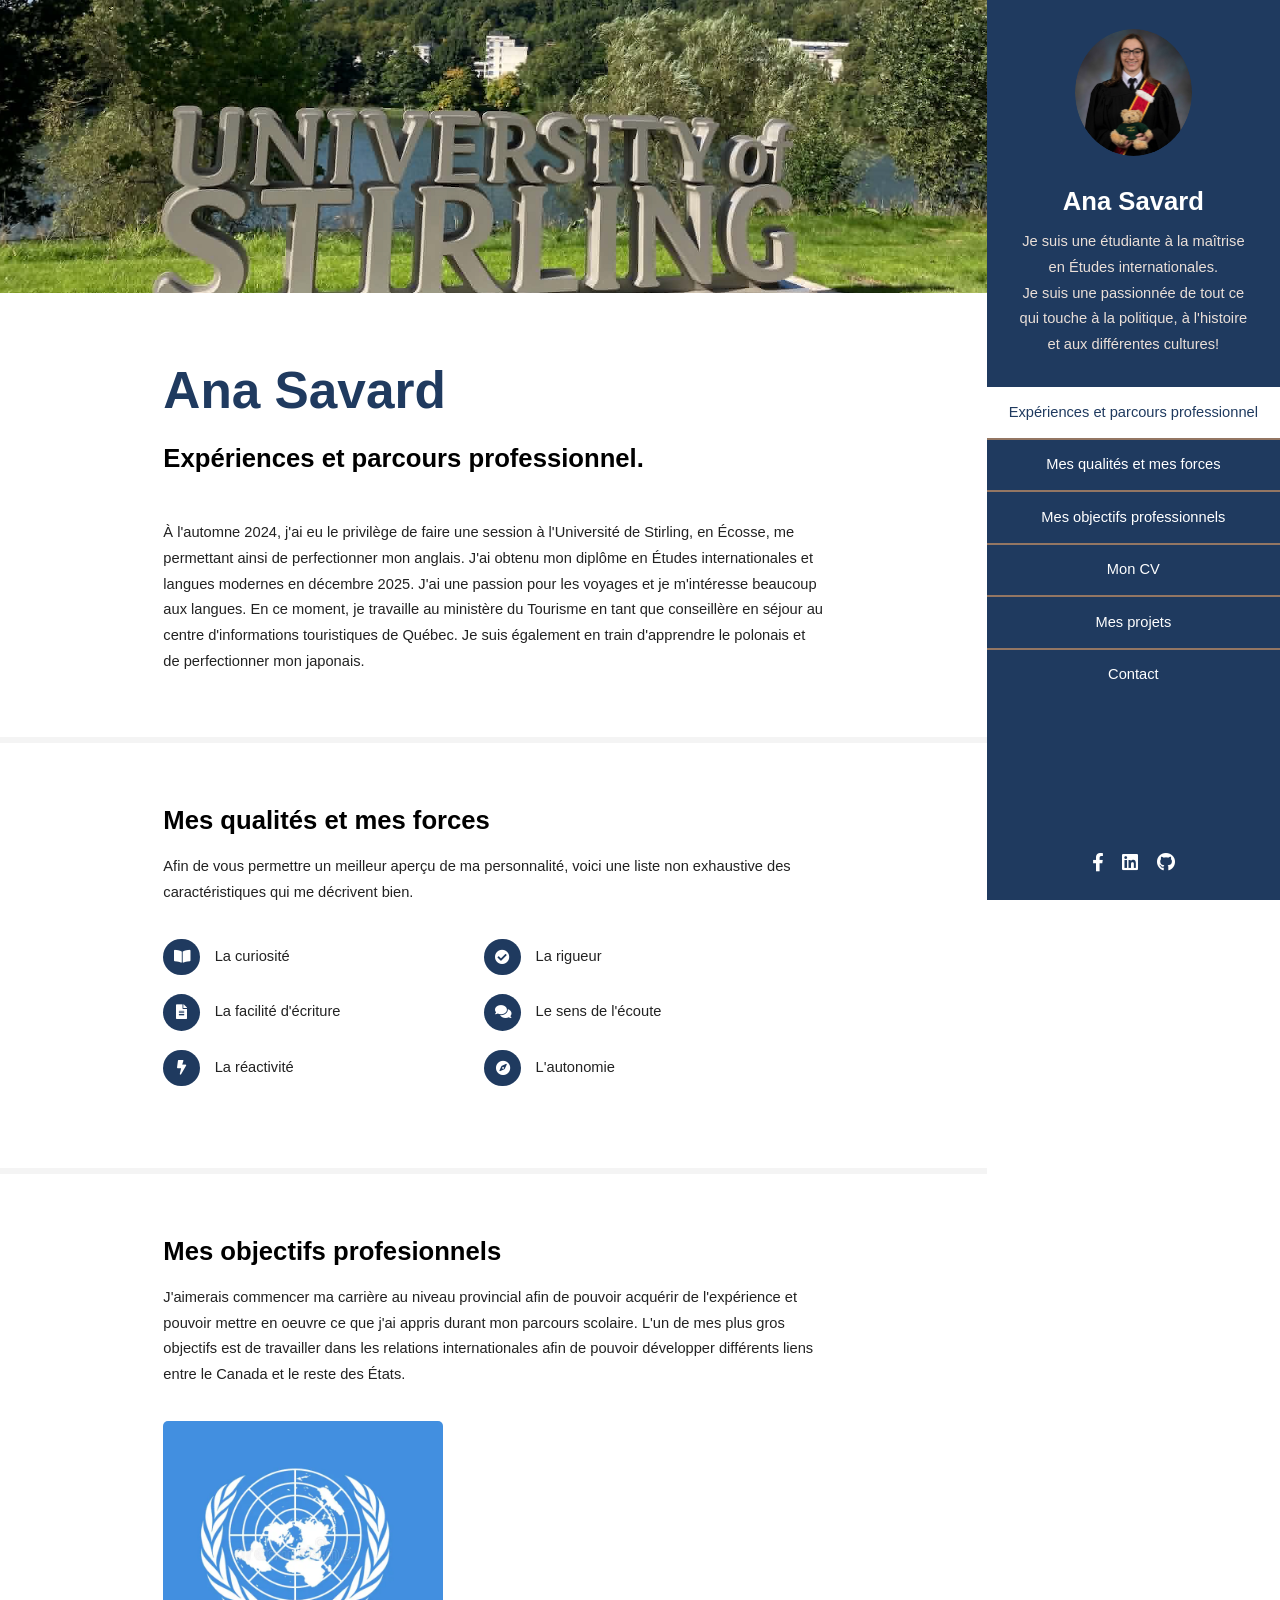
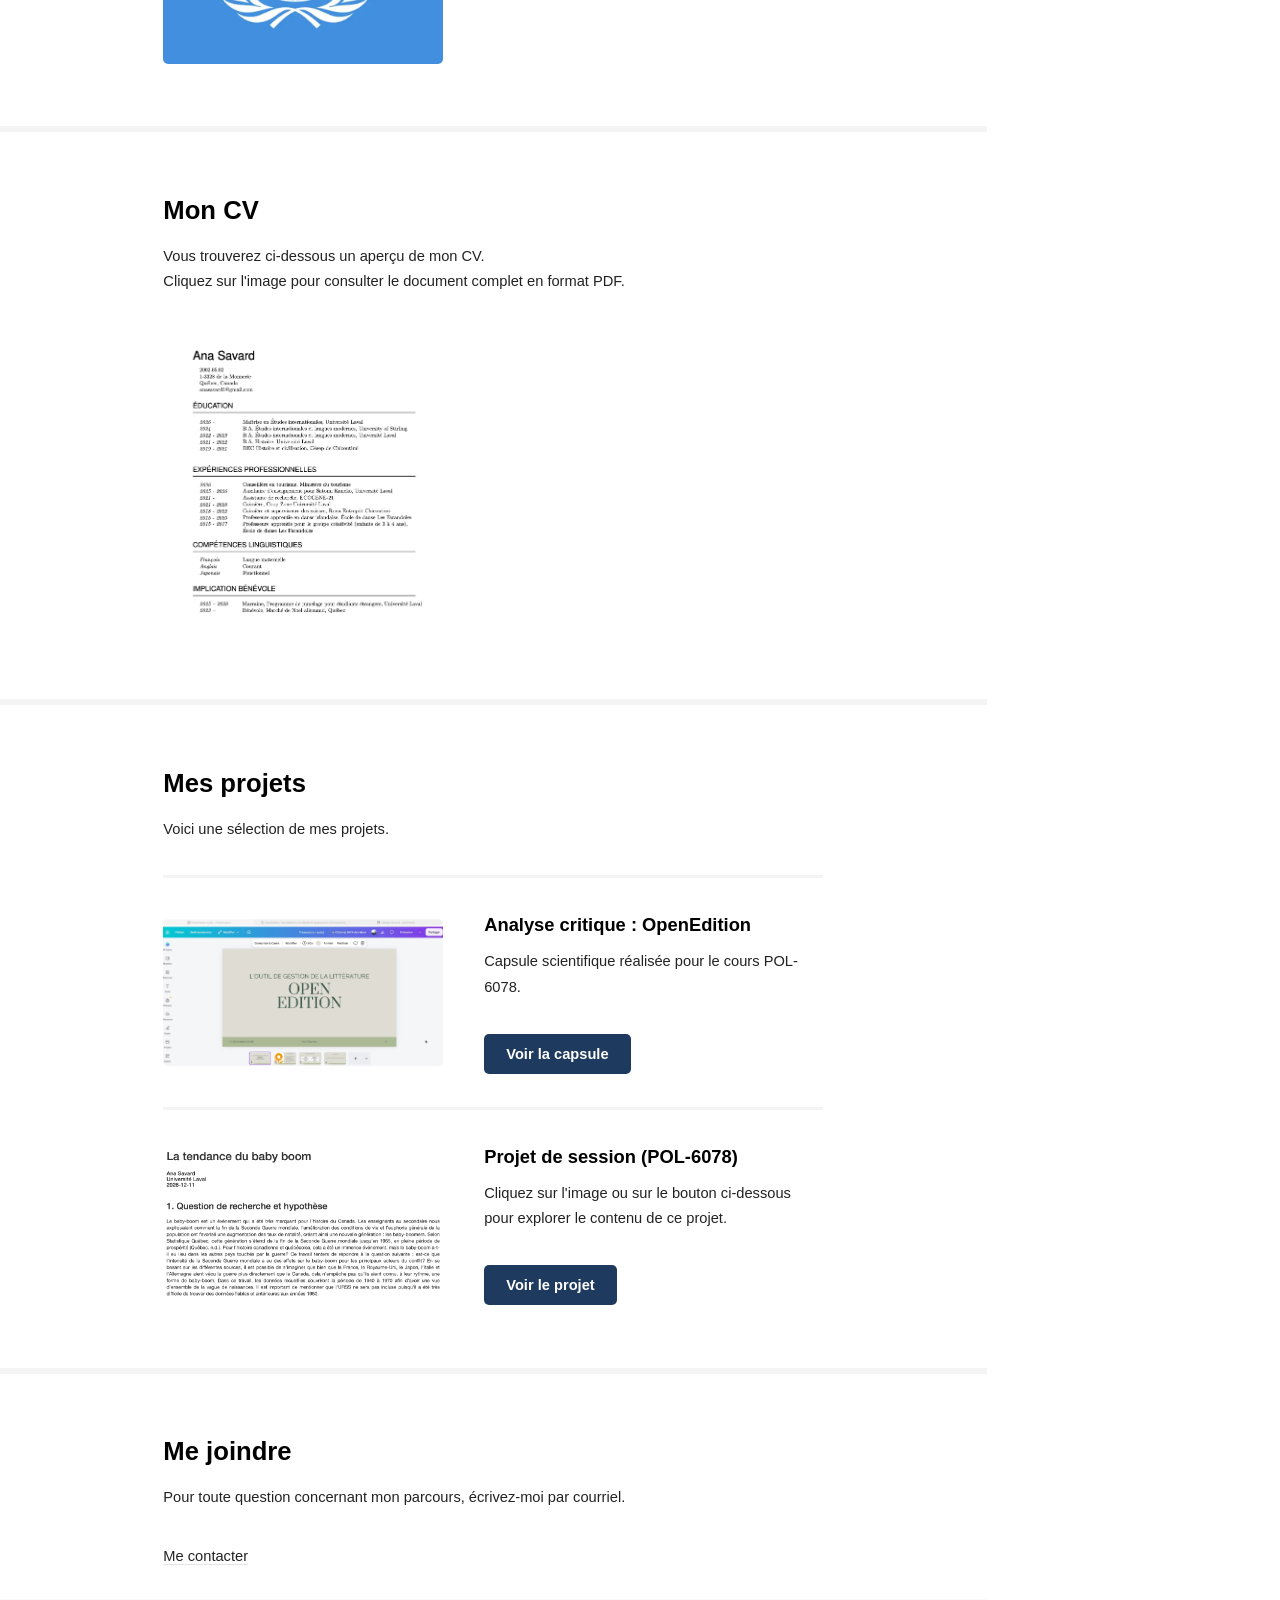
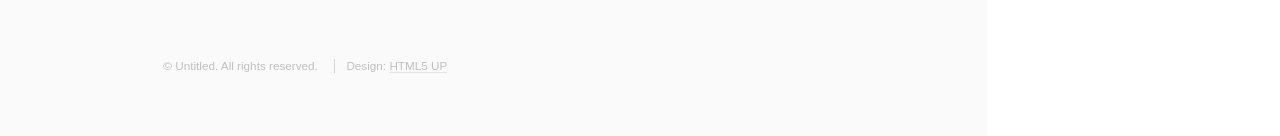
<file: index.html>
<!doctype html>
<!--
	Read Only by HTML5 UP
	html5up.net | @ajlkn
	Free for personal and commercial use under the CCA 3.0 license (html5up.net/license)
-->
<html>
  <head>
    <title>Ana Savard | Site officiel</title>
    <meta charset="utf-8" />
    <meta
      name="viewport"
      content="width=device-width, initial-scale=1, user-scalable=no"
    />
    <link rel="stylesheet" href="assets/css/main.css" />
  </head>
  <body class="is-preload">
    <!-- Header -->
    <section id="header">
      <header>
        <span class="image avatar"
          ><img src="images/vrai-portrait.jpg" alt=""
        /></span>
        <h1 id="logo"><a href="#">Ana Savard</a></h1>
        <p>
          Je suis une étudiante à la maîtrise en Études internationales.<br />
          Je suis une passionnée de tout ce qui touche à la politique, à l'histoire et aux différentes cultures!
        </p>
      </header>
      <nav id="nav">
        <ul>
     
          
          <li><a href="#one">Expériences et parcours professionnel</a></li>
          <li><a href="#two">Mes qualités et mes forces</a></li>
          <li><a href="#three">Mes objectifs professionnels</a></li>
          <li><a href="#four">Mon CV</a></li>
          <li><a href="#projets">Mes projets</a></li>
          <li><a href="#five">Contact</a></li>
        </ul>
      </nav>
      <footer>
        <ul class="icons">
          <li>
            <!-- Vous pouvez mettre en hyperlien vos reseaux sociaux en modifiant la valeur de href-->
           
          </li>
          <li>
            <a href="https://www.facebook.com/ana.savard" class="icon brands fa-facebook-f"
              ><span class="label">Facebook</span></a
            >
          </li>
          <li>
            <a href="https://www.linkedin.com/in/ana-savard-1a011a3a6/" class="icon brands fa-linkedin"
              ><span class="label">LinkedIn</span></a
            >
          </li>
          <li>
            <a href="https://github.com/anasavard1/anasavard1.github.io" class="icon brands fa-github"
              ><span class="label">Github</span></a>
            
          </li>
          <li>
           
            
          </li>
        </ul>
      </footer>
    </section>

    <!-- Wrapper -->
    <div id="wrapper">
      <!-- Main -->
      <div id="main">
        <!-- One -->
        <section id="one">
          <div class="image main" data-position="center">
            <img src="images/vf couverture.jpg" alt="" />
          </div>
          <div class="container">
            <header class="major">
              <h2>Ana Savard</h2>
              <p>Expériences et parcours professionnel.</p>
            </header>
            <p>
              À l'automne 2024, j'ai eu le privilège de faire une session à l'Université de Stirling, en Écosse, me permettant ainsi de perfectionner mon anglais. J'ai obtenu mon diplôme en Études internationales et langues modernes en décembre 2025. J'ai une passion pour les voyages et je m'intéresse beaucoup aux langues. En ce moment, je travaille au ministère du Tourisme en tant que conseillère en séjour au centre d'informations touristiques de Québec. Je suis également en train d'apprendre le polonais et de perfectionner mon japonais.
            </p>
          </div>
        </section>

        <!-- Two -->
        <section id="two">
          <div class="container">
            <h3>Mes qualités et mes forces</h3>
            <p>
              Afin de vous permettre un meilleur aperçu de ma personnalité, voici une liste non exhaustive des caractéristiques qui me décrivent bien.
            </p>
            <ul class="feature-icons">
              <li class="icon solid fa-book-open">
                La curiosité
              </li>
              <li class="icon solid fa-check-circle">
                La rigueur
              </li>
              <li class="icon solid fa-file-alt">
                La facilité d'écriture
              </li>
              <li class="icon solid fa-comments">
                Le sens de l'écoute
              </li>
              <li class="icon solid fa-bolt">
                La réactivité
              </li>
              <li class="icon solid fa-compass">
                L'autonomie
              </li>
            </ul>
          </div>
        </section>

        <!-- Three -->
        <section id="three">
          <div class="container">
            <h3>Mes objectifs profesionnels</h3>
            <p>
              J'aimerais commencer ma carrière au niveau provincial afin de pouvoir acquérir de l'expérience et pouvoir mettre en oeuvre ce que j'ai appris durant mon parcours scolaire. L'un de mes plus gros objectifs est de travailler dans les relations internationales afin de pouvoir développer différents liens entre le Canada et le reste des États.
            </p>
            <div class="features">
              <article>
                <a href="#" class="image"
                  ><img src="images/onu.jpg" alt=""
                /></a>
                <div class="inner">
               
                </div>
              </article>
            </div>
          </div>
        </section>

        <!-- Four -->
        <section id="four">
          <div class="container">
            <h3>Mon CV</h3>
         <p>
         Vous trouverez ci-dessous un aperçu de mon CV.<br />
        Cliquez sur l'image pour consulter le document complet en format PDF.
          </p>
            <div class="features">
              <article>
                <a href="cv_pour_site_web_github.pdf" class="image" target="_blank">
          <img src="images/cv.png" alt="Aperçu de mon CV" />
                <a>
              </article>
            </div>
          </div>
        </section>
      
        <!-- Mes projets -->
        <section id="projets">
          <div class="container">
            <h3>Mes projets</h3>
          <p>
            Voici une sélection de mes projets.
          </p>
          <div class="features">

            <!-- Projet 1 : Capsule d'analyse critique  -->
            <article>
               <a href="https://youtu.be/Cty39bC85Ws" class="image" target="_blank">
                 <img src="capsule/capsule.png" alt="Aperçu de ma capsule" />
               </a>
              <div class="inner">
                <h4>Analyse critique : OpenEdition</h4>
                <p>
                  Capsule scientifique réalisée pour le cours POL-6078.
                </p>
                <p>
                  <a href="https://youtu.be/Cty39bC85Ws" target="_blank" class="button primary">
                    Voir la capsule
                  </a>
                </p>
               </div>
              </article>

              <!-- Projet 2 : Projet de session  -->
              <article>
                <a href="projet_session/projet.html" class="image" target="_blank">
                  <img src="projet_session/projet.png" alt="Aperçu du projet de session" />
                </a>
                <div class="inner">
                  <h4>Projet de session (POL-6078)</h4>
                  <p>
                    Cliquez sur l'image ou sur le bouton ci-dessous pour explorer le contenu de ce projet.
                  </p>
                  <p>
                    <a href="projet_session/projet.html" target="_blank" class="button primary">
                      Voir le projet
                     </a>
                    </p>
                  </div>
                </article>
               </div>
              </div>
            </section>

        <!-- Five -->
        <section id="five">
          <div class="container">
            <h3>Me joindre</h3>
            <div class="row gtr-uniform">
              <div class="col-12">
                <!-- Vous pouvez mettre votre email ici au lieu de your-email@example.com -->
                 <p> Pour toute question concernant mon parcours, écrivez-moi par courriel.</p>
                <a
                  href="mailto:anasavard1@gmail.com?subject=.">Me contacter</a>
            
                </a>
              </div>
            </div>
          </div>
        </section>
        <!-- Five -->
        <!-- -->
      </div>

      <!-- Footer -->
      <section id="footer">
        <div class="container">
          <ul class="copyright">
            <li>&copy; Untitled. All rights reserved.</li>
            <li>Design: <a href="http://html5up.net">HTML5 UP</a></li>
          </ul>
        </div>
      </section>
    </div>

    <!-- Scripts -->
    <script src="assets/js/jquery.min.js"></script>
    <script src="assets/js/jquery.scrollex.min.js"></script>
    <script src="assets/js/jquery.scrolly.min.js"></script>
    <script src="assets/js/browser.min.js"></script>
    <script src="assets/js/breakpoints.min.js"></script>
    <script src="assets/js/util.js"></script>
    <script src="assets/js/main.js"></script>
  </body>
</html>
</file>
<file: assets/css/main.css>
@import url("fontawesome-all.min.css");
@import url("https://fonts.googleapis.com/css?family=Lato:400,400italic,700,700italic|Source+Code+Pro:400");

/*
	Read Only by HTML5 UP
	html5up.net | @ajlkn
	Free for personal and commercial use under the CCA 3.0 license (html5up.net/license)
*/

html,
body,
div,
span,
applet,
object,
iframe,
h1,
h2,
h3,
h4,
h5,
h6,
p,
blockquote,
pre,
a,
abbr,
acronym,
address,
big,
cite,
code,
del,
dfn,
em,
img,
ins,
kbd,
q,
s,
samp,
small,
strike,
strong,
sub,
sup,
tt,
var,
b,
u,
i,
center,
dl,
dt,
dd,
ol,
ul,
li,
fieldset,
form,
label,
legend,
table,
caption,
tbody,
tfoot,
thead,
tr,
th,
td,
article,
aside,
canvas,
details,
embed,
figure,
figcaption,
footer,
header,
hgroup,
menu,
nav,
output,
ruby,
section,
summary,
time,
mark,
audio,
video {
  margin: 0;
  padding: 0;
  border: 0;
  font-size: 100%;
  font: inherit;
  vertical-align: baseline;
}

article,
aside,
details,
figcaption,
figure,
footer,
header,
hgroup,
menu,
nav,
section {
  display: block;
}

body {
  line-height: 1;
}

ol,
ul {
  list-style: none;
}

blockquote,
q {
  quotes: none;
}

blockquote:before,
blockquote:after,
q:before,
q:after {
  content: "";
  content: none;
}

table {
  border-collapse: collapse;
  border-spacing: 0;
}

body {
  -webkit-text-size-adjust: none;
}

mark {
  background-color: transparent;
  color: inherit;
}

input::-moz-focus-inner {
  border: 0;
  padding: 0;
}

input,
select,
textarea {
  -moz-appearance: none;
  -webkit-appearance: none;
  -ms-appearance: none;
  appearance: none;
}

/* Basic */

html {
  box-sizing: border-box;
}

*,
*:before,
*:after {
  box-sizing: inherit;
}

body {
  background: #fff;
}

body.is-preload *,
body.is-preload *:before,
body.is-preload *:after {
  -moz-animation: none !important;
  -webkit-animation: none !important;
  -ms-animation: none !important;
  animation: none !important;
  -moz-transition: none !important;
  -webkit-transition: none !important;
  -ms-transition: none !important;
  transition: none !important;
}

body,
input,
select,
textarea {
  color: #222222;
  font-family: "Gill Sans", sans-serif;
  font-size: 16pt;
  font-weight: 400;
  line-height: 1.75em;
}

a {
  -moz-transition:
    color 0.2s ease-in-out,
    border-color 0.2s ease-in-out;
  -webkit-transition:
    color 0.2s ease-in-out,
    border-color 0.2s ease-in-out;
  -ms-transition:
    color 0.2s ease-in-out,
    border-color 0.2s ease-in-out;
  transition:
    color 0.2s ease-in-out,
    border-color 0.2s ease-in-out;
  border-bottom: solid 1px #e4e4e4;
  color: inherit;
  text-decoration: none;
}

a:hover {
  border-bottom-color: transparent;
  color: #1f3a5f !important;
}

strong,
b {
  color: #000;
  font-weight: 600;
}

em,
i {
  font-style: normal;
}

p {
  margin: 0 0 2.25em 0;
}

h1,
h2,
h3,
h4,
h5,
h6 {
  color: #000;
  font-weight: 600;
  line-height: 1em;
  margin: 0 0 0.5625em 0;
}

h1 a,
h2 a,
h3 a,
h4 a,
h5 a,
h6 a {
  border: 0;
  color: inherit;
  text-decoration: none;
}

h2 {
  font-size: 2em;
  line-height: 1.5em;
}

h3 {
  font-size: 1.75em;
  line-height: 1.5em;
}

h4 {
  font-size: 1.25em;
  line-height: 1.5em;
}

h5 {
  font-size: 0.9em;
  line-height: 1.5em;
}

h6 {
  font-size: 0.7em;
  line-height: 1.5em;
}

sub {
  font-size: 0.8em;
  position: relative;
  top: 0.5em;
}

sup {
  font-size: 0.8em;
  position: relative;
  top: -0.5em;
}

hr {
  border: 0;
  border-bottom: solid 2px #f4f4f4;
  margin: 2.25em 0;
}

hr.major {
  margin: 3.375em 0;
}

blockquote {
  border-left: solid 8px #e4e4e4;
  font-style: normal;
  margin: 0 0 2.25em 0;
  padding: 0.5em 0 0.5em 2em;
}

code {
  background: #555;
  border-radius: 5px;
  color: #fff;
  font-family: "Source Code Pro", monospace;
  font-size: 0.9em;
  margin: 0 0.25em;
  padding: 0.25em 0.65em;
}

pre {
  font-family: "Source Code Pro", monospace;
  font-size: 0.9em;
  margin: 0 0 2.25em 0;
}

pre code {
  -webkit-overflow-scrolling: touch;
  display: block;
  line-height: 1.5em;
  overflow-x: auto;
  padding: 1em 1.5em;
}

.align-left {
  text-align: left;
}

.align-center {
  text-align: center;
}

.align-right {
  text-align: right;
}

/* Row */

.row {
  display: flex;
  flex-wrap: wrap;
  box-sizing: border-box;
  align-items: stretch;
}

.row > * {
  box-sizing: border-box;
}

.row.gtr-uniform > * > :last-child {
  margin-bottom: 0;
}

.row.aln-left {
  justify-content: flex-start;
}

.row.aln-center {
  justify-content: center;
}

.row.aln-right {
  justify-content: flex-end;
}

.row.aln-top {
  align-items: flex-start;
}

.row.aln-middle {
  align-items: center;
}

.row.aln-bottom {
  align-items: flex-end;
}

.row > .imp {
  order: -1;
}

.row > .col-1 {
  width: 8.33333%;
}

.row > .off-1 {
  margin-left: 8.33333%;
}

.row > .col-2 {
  width: 16.66667%;
}

.row > .off-2 {
  margin-left: 16.66667%;
}

.row > .col-3 {
  width: 25%;
}

.row > .off-3 {
  margin-left: 25%;
}

.row > .col-4 {
  width: 33.33333%;
}

.row > .off-4 {
  margin-left: 33.33333%;
}

.row > .col-5 {
  width: 41.66667%;
}

.row > .off-5 {
  margin-left: 41.66667%;
}

.row > .col-6 {
  width: 50%;
}

.row > .off-6 {
  margin-left: 50%;
}

.row > .col-7 {
  width: 58.33333%;
}

.row > .off-7 {
  margin-left: 58.33333%;
}

.row > .col-8 {
  width: 66.66667%;
}

.row > .off-8 {
  margin-left: 66.66667%;
}

.row > .col-9 {
  width: 75%;
}

.row > .off-9 {
  margin-left: 75%;
}

.row > .col-10 {
  width: 83.33333%;
}

.row > .off-10 {
  margin-left: 83.33333%;
}

.row > .col-11 {
  width: 91.66667%;
}

.row > .off-11 {
  margin-left: 91.66667%;
}

.row > .col-12 {
  width: 100%;
}

.row > .off-12 {
  margin-left: 100%;
}

.row.gtr-0 {
  margin-top: 0;
  margin-left: 0em;
}

.row.gtr-0 > * {
  padding: 0 0 0 0em;
}

.row.gtr-0.gtr-uniform {
  margin-top: 0em;
}

.row.gtr-0.gtr-uniform > * {
  padding-top: 0em;
}

.row.gtr-25 {
  margin-top: 0;
  margin-left: -0.5em;
}

.row.gtr-25 > * {
  padding: 0 0 0 0.5em;
}

.row.gtr-25.gtr-uniform {
  margin-top: -0.5em;
}

.row.gtr-25.gtr-uniform > * {
  padding-top: 0.5em;
}

.row.gtr-50 {
  margin-top: 0;
  margin-left: -1em;
}

.row.gtr-50 > * {
  padding: 0 0 0 1em;
}

.row.gtr-50.gtr-uniform {
  margin-top: -1em;
}

.row.gtr-50.gtr-uniform > * {
  padding-top: 1em;
}

.row {
  margin-top: 0;
  margin-left: -2em;
}

.row > * {
  padding: 0 0 0 2em;
}

.row.gtr-uniform {
  margin-top: -2em;
}

.row.gtr-uniform > * {
  padding-top: 2em;
}

.row.gtr-150 {
  margin-top: 0;
  margin-left: -3em;
}

.row.gtr-150 > * {
  padding: 0 0 0 3em;
}

.row.gtr-150.gtr-uniform {
  margin-top: -3em;
}

.row.gtr-150.gtr-uniform > * {
  padding-top: 3em;
}

.row.gtr-200 {
  margin-top: 0;
  margin-left: -4em;
}

.row.gtr-200 > * {
  padding: 0 0 0 4em;
}

.row.gtr-200.gtr-uniform {
  margin-top: -4em;
}

.row.gtr-200.gtr-uniform > * {
  padding-top: 4em;
}

@media screen and (max-width: 1680px) {
  .row {
    display: flex;
    flex-wrap: wrap;
    box-sizing: border-box;
    align-items: stretch;
  }

  .row > * {
    box-sizing: border-box;
  }

  .row.gtr-uniform > * > :last-child {
    margin-bottom: 0;
  }

  .row.aln-left {
    justify-content: flex-start;
  }

  .row.aln-center {
    justify-content: center;
  }

  .row.aln-right {
    justify-content: flex-end;
  }

  .row.aln-top {
    align-items: flex-start;
  }

  .row.aln-middle {
    align-items: center;
  }

  .row.aln-bottom {
    align-items: flex-end;
  }

  .row > .imp-xlarge {
    order: -1;
  }

  .row > .col-1-xlarge {
    width: 8.33333%;
  }

  .row > .off-1-xlarge {
    margin-left: 8.33333%;
  }

  .row > .col-2-xlarge {
    width: 16.66667%;
  }

  .row > .off-2-xlarge {
    margin-left: 16.66667%;
  }

  .row > .col-3-xlarge {
    width: 25%;
  }

  .row > .off-3-xlarge {
    margin-left: 25%;
  }

  .row > .col-4-xlarge {
    width: 33.33333%;
  }

  .row > .off-4-xlarge {
    margin-left: 33.33333%;
  }

  .row > .col-5-xlarge {
    width: 41.66667%;
  }

  .row > .off-5-xlarge {
    margin-left: 41.66667%;
  }

  .row > .col-6-xlarge {
    width: 50%;
  }

  .row > .off-6-xlarge {
    margin-left: 50%;
  }

  .row > .col-7-xlarge {
    width: 58.33333%;
  }

  .row > .off-7-xlarge {
    margin-left: 58.33333%;
  }

  .row > .col-8-xlarge {
    width: 66.66667%;
  }

  .row > .off-8-xlarge {
    margin-left: 66.66667%;
  }

  .row > .col-9-xlarge {
    width: 75%;
  }

  .row > .off-9-xlarge {
    margin-left: 75%;
  }

  .row > .col-10-xlarge {
    width: 83.33333%;
  }

  .row > .off-10-xlarge {
    margin-left: 83.33333%;
  }

  .row > .col-11-xlarge {
    width: 91.66667%;
  }

  .row > .off-11-xlarge {
    margin-left: 91.66667%;
  }

  .row > .col-12-xlarge {
    width: 100%;
  }

  .row > .off-12-xlarge {
    margin-left: 100%;
  }

  .row.gtr-0 {
    margin-top: 0;
    margin-left: 0em;
  }

  .row.gtr-0 > * {
    padding: 0 0 0 0em;
  }

  .row.gtr-0.gtr-uniform {
    margin-top: 0em;
  }

  .row.gtr-0.gtr-uniform > * {
    padding-top: 0em;
  }

  .row.gtr-25 {
    margin-top: 0;
    margin-left: -0.5em;
  }

  .row.gtr-25 > * {
    padding: 0 0 0 0.5em;
  }

  .row.gtr-25.gtr-uniform {
    margin-top: -0.5em;
  }

  .row.gtr-25.gtr-uniform > * {
    padding-top: 0.5em;
  }

  .row.gtr-50 {
    margin-top: 0;
    margin-left: -1em;
  }

  .row.gtr-50 > * {
    padding: 0 0 0 1em;
  }

  .row.gtr-50.gtr-uniform {
    margin-top: -1em;
  }

  .row.gtr-50.gtr-uniform > * {
    padding-top: 1em;
  }

  .row {
    margin-top: 0;
    margin-left: -2em;
  }

  .row > * {
    padding: 0 0 0 2em;
  }

  .row.gtr-uniform {
    margin-top: -2em;
  }

  .row.gtr-uniform > * {
    padding-top: 2em;
  }

  .row.gtr-150 {
    margin-top: 0;
    margin-left: -3em;
  }

  .row.gtr-150 > * {
    padding: 0 0 0 3em;
  }

  .row.gtr-150.gtr-uniform {
    margin-top: -3em;
  }

  .row.gtr-150.gtr-uniform > * {
    padding-top: 3em;
  }

  .row.gtr-200 {
    margin-top: 0;
    margin-left: -4em;
  }

  .row.gtr-200 > * {
    padding: 0 0 0 4em;
  }

  .row.gtr-200.gtr-uniform {
    margin-top: -4em;
  }

  .row.gtr-200.gtr-uniform > * {
    padding-top: 4em;
  }
}

@media screen and (max-width: 1280px) {
  .row {
    display: flex;
    flex-wrap: wrap;
    box-sizing: border-box;
    align-items: stretch;
  }

  .row > * {
    box-sizing: border-box;
  }

  .row.gtr-uniform > * > :last-child {
    margin-bottom: 0;
  }

  .row.aln-left {
    justify-content: flex-start;
  }

  .row.aln-center {
    justify-content: center;
  }

  .row.aln-right {
    justify-content: flex-end;
  }

  .row.aln-top {
    align-items: flex-start;
  }

  .row.aln-middle {
    align-items: center;
  }

  .row.aln-bottom {
    align-items: flex-end;
  }

  .row > .imp-large {
    order: -1;
  }

  .row > .col-1-large {
    width: 8.33333%;
  }

  .row > .off-1-large {
    margin-left: 8.33333%;
  }

  .row > .col-2-large {
    width: 16.66667%;
  }

  .row > .off-2-large {
    margin-left: 16.66667%;
  }

  .row > .col-3-large {
    width: 25%;
  }

  .row > .off-3-large {
    margin-left: 25%;
  }

  .row > .col-4-large {
    width: 33.33333%;
  }

  .row > .off-4-large {
    margin-left: 33.33333%;
  }

  .row > .col-5-large {
    width: 41.66667%;
  }

  .row > .off-5-large {
    margin-left: 41.66667%;
  }

  .row > .col-6-large {
    width: 50%;
  }

  .row > .off-6-large {
    margin-left: 50%;
  }

  .row > .col-7-large {
    width: 58.33333%;
  }

  .row > .off-7-large {
    margin-left: 58.33333%;
  }

  .row > .col-8-large {
    width: 66.66667%;
  }

  .row > .off-8-large {
    margin-left: 66.66667%;
  }

  .row > .col-9-large {
    width: 75%;
  }

  .row > .off-9-large {
    margin-left: 75%;
  }

  .row > .col-10-large {
    width: 83.33333%;
  }

  .row > .off-10-large {
    margin-left: 83.33333%;
  }

  .row > .col-11-large {
    width: 91.66667%;
  }

  .row > .off-11-large {
    margin-left: 91.66667%;
  }

  .row > .col-12-large {
    width: 100%;
  }

  .row > .off-12-large {
    margin-left: 100%;
  }

  .row.gtr-0 {
    margin-top: 0;
    margin-left: 0em;
  }

  .row.gtr-0 > * {
    padding: 0 0 0 0em;
  }

  .row.gtr-0.gtr-uniform {
    margin-top: 0em;
  }

  .row.gtr-0.gtr-uniform > * {
    padding-top: 0em;
  }

  .row.gtr-25 {
    margin-top: 0;
    margin-left: -0.375em;
  }

  .row.gtr-25 > * {
    padding: 0 0 0 0.375em;
  }

  .row.gtr-25.gtr-uniform {
    margin-top: -0.375em;
  }

  .row.gtr-25.gtr-uniform > * {
    padding-top: 0.375em;
  }

  .row.gtr-50 {
    margin-top: 0;
    margin-left: -0.75em;
  }

  .row.gtr-50 > * {
    padding: 0 0 0 0.75em;
  }

  .row.gtr-50.gtr-uniform {
    margin-top: -0.75em;
  }

  .row.gtr-50.gtr-uniform > * {
    padding-top: 0.75em;
  }

  .row {
    margin-top: 0;
    margin-left: -1.5em;
  }

  .row > * {
    padding: 0 0 0 1.5em;
  }

  .row.gtr-uniform {
    margin-top: -1.5em;
  }

  .row.gtr-uniform > * {
    padding-top: 1.5em;
  }

  .row.gtr-150 {
    margin-top: 0;
    margin-left: -2.25em;
  }

  .row.gtr-150 > * {
    padding: 0 0 0 2.25em;
  }

  .row.gtr-150.gtr-uniform {
    margin-top: -2.25em;
  }

  .row.gtr-150.gtr-uniform > * {
    padding-top: 2.25em;
  }

  .row.gtr-200 {
    margin-top: 0;
    margin-left: -3em;
  }

  .row.gtr-200 > * {
    padding: 0 0 0 3em;
  }

  .row.gtr-200.gtr-uniform {
    margin-top: -3em;
  }

  .row.gtr-200.gtr-uniform > * {
    padding-top: 3em;
  }
}

@media screen and (max-width: 1024px) {
  .row {
    display: flex;
    flex-wrap: wrap;
    box-sizing: border-box;
    align-items: stretch;
  }

  .row > * {
    box-sizing: border-box;
  }

  .row.gtr-uniform > * > :last-child {
    margin-bottom: 0;
  }

  .row.aln-left {
    justify-content: flex-start;
  }

  .row.aln-center {
    justify-content: center;
  }

  .row.aln-right {
    justify-content: flex-end;
  }

  .row.aln-top {
    align-items: flex-start;
  }

  .row.aln-middle {
    align-items: center;
  }

  .row.aln-bottom {
    align-items: flex-end;
  }

  .row > .imp-medium {
    order: -1;
  }

  .row > .col-1-medium {
    width: 8.33333%;
  }

  .row > .off-1-medium {
    margin-left: 8.33333%;
  }

  .row > .col-2-medium {
    width: 16.66667%;
  }

  .row > .off-2-medium {
    margin-left: 16.66667%;
  }

  .row > .col-3-medium {
    width: 25%;
  }

  .row > .off-3-medium {
    margin-left: 25%;
  }

  .row > .col-4-medium {
    width: 33.33333%;
  }

  .row > .off-4-medium {
    margin-left: 33.33333%;
  }

  .row > .col-5-medium {
    width: 41.66667%;
  }

  .row > .off-5-medium {
    margin-left: 41.66667%;
  }

  .row > .col-6-medium {
    width: 50%;
  }

  .row > .off-6-medium {
    margin-left: 50%;
  }

  .row > .col-7-medium {
    width: 58.33333%;
  }

  .row > .off-7-medium {
    margin-left: 58.33333%;
  }

  .row > .col-8-medium {
    width: 66.66667%;
  }

  .row > .off-8-medium {
    margin-left: 66.66667%;
  }

  .row > .col-9-medium {
    width: 75%;
  }

  .row > .off-9-medium {
    margin-left: 75%;
  }

  .row > .col-10-medium {
    width: 83.33333%;
  }

  .row > .off-10-medium {
    margin-left: 83.33333%;
  }

  .row > .col-11-medium {
    width: 91.66667%;
  }

  .row > .off-11-medium {
    margin-left: 91.66667%;
  }

  .row > .col-12-medium {
    width: 100%;
  }

  .row > .off-12-medium {
    margin-left: 100%;
  }

  .row.gtr-0 {
    margin-top: 0;
    margin-left: 0em;
  }

  .row.gtr-0 > * {
    padding: 0 0 0 0em;
  }

  .row.gtr-0.gtr-uniform {
    margin-top: 0em;
  }

  .row.gtr-0.gtr-uniform > * {
    padding-top: 0em;
  }

  .row.gtr-25 {
    margin-top: 0;
    margin-left: -0.375em;
  }

  .row.gtr-25 > * {
    padding: 0 0 0 0.375em;
  }

  .row.gtr-25.gtr-uniform {
    margin-top: -0.375em;
  }

  .row.gtr-25.gtr-uniform > * {
    padding-top: 0.375em;
  }

  .row.gtr-50 {
    margin-top: 0;
    margin-left: -0.75em;
  }

  .row.gtr-50 > * {
    padding: 0 0 0 0.75em;
  }

  .row.gtr-50.gtr-uniform {
    margin-top: -0.75em;
  }

  .row.gtr-50.gtr-uniform > * {
    padding-top: 0.75em;
  }

  .row {
    margin-top: 0;
    margin-left: -1.5em;
  }

  .row > * {
    padding: 0 0 0 1.5em;
  }

  .row.gtr-uniform {
    margin-top: -1.5em;
  }

  .row.gtr-uniform > * {
    padding-top: 1.5em;
  }

  .row.gtr-150 {
    margin-top: 0;
    margin-left: -2.25em;
  }

  .row.gtr-150 > * {
    padding: 0 0 0 2.25em;
  }

  .row.gtr-150.gtr-uniform {
    margin-top: -2.25em;
  }

  .row.gtr-150.gtr-uniform > * {
    padding-top: 2.25em;
  }

  .row.gtr-200 {
    margin-top: 0;
    margin-left: -3em;
  }

  .row.gtr-200 > * {
    padding: 0 0 0 3em;
  }

  .row.gtr-200.gtr-uniform {
    margin-top: -3em;
  }

  .row.gtr-200.gtr-uniform > * {
    padding-top: 3em;
  }
}

@media screen and (max-width: 736px) {
  .row {
    display: flex;
    flex-wrap: wrap;
    box-sizing: border-box;
    align-items: stretch;
  }

  .row > * {
    box-sizing: border-box;
  }

  .row.gtr-uniform > * > :last-child {
    margin-bottom: 0;
  }

  .row.aln-left {
    justify-content: flex-start;
  }

  .row.aln-center {
    justify-content: center;
  }

  .row.aln-right {
    justify-content: flex-end;
  }

  .row.aln-top {
    align-items: flex-start;
  }

  .row.aln-middle {
    align-items: center;
  }

  .row.aln-bottom {
    align-items: flex-end;
  }

  .row > .imp-small {
    order: -1;
  }

  .row > .col-1-small {
    width: 8.33333%;
  }

  .row > .off-1-small {
    margin-left: 8.33333%;
  }

  .row > .col-2-small {
    width: 16.66667%;
  }

  .row > .off-2-small {
    margin-left: 16.66667%;
  }

  .row > .col-3-small {
    width: 25%;
  }

  .row > .off-3-small {
    margin-left: 25%;
  }

  .row > .col-4-small {
    width: 33.33333%;
  }

  .row > .off-4-small {
    margin-left: 33.33333%;
  }

  .row > .col-5-small {
    width: 41.66667%;
  }

  .row > .off-5-small {
    margin-left: 41.66667%;
  }

  .row > .col-6-small {
    width: 50%;
  }

  .row > .off-6-small {
    margin-left: 50%;
  }

  .row > .col-7-small {
    width: 58.33333%;
  }

  .row > .off-7-small {
    margin-left: 58.33333%;
  }

  .row > .col-8-small {
    width: 66.66667%;
  }

  .row > .off-8-small {
    margin-left: 66.66667%;
  }

  .row > .col-9-small {
    width: 75%;
  }

  .row > .off-9-small {
    margin-left: 75%;
  }

  .row > .col-10-small {
    width: 83.33333%;
  }

  .row > .off-10-small {
    margin-left: 83.33333%;
  }

  .row > .col-11-small {
    width: 91.66667%;
  }

  .row > .off-11-small {
    margin-left: 91.66667%;
  }

  .row > .col-12-small {
    width: 100%;
  }

  .row > .off-12-small {
    margin-left: 100%;
  }

  .row.gtr-0 {
    margin-top: 0;
    margin-left: 0em;
  }

  .row.gtr-0 > * {
    padding: 0 0 0 0em;
  }

  .row.gtr-0.gtr-uniform {
    margin-top: 0em;
  }

  .row.gtr-0.gtr-uniform > * {
    padding-top: 0em;
  }

  .row.gtr-25 {
    margin-top: 0;
    margin-left: -0.3125em;
  }

  .row.gtr-25 > * {
    padding: 0 0 0 0.3125em;
  }

  .row.gtr-25.gtr-uniform {
    margin-top: -0.3125em;
  }

  .row.gtr-25.gtr-uniform > * {
    padding-top: 0.3125em;
  }

  .row.gtr-50 {
    margin-top: 0;
    margin-left: -0.625em;
  }

  .row.gtr-50 > * {
    padding: 0 0 0 0.625em;
  }

  .row.gtr-50.gtr-uniform {
    margin-top: -0.625em;
  }

  .row.gtr-50.gtr-uniform > * {
    padding-top: 0.625em;
  }

  .row {
    margin-top: 0;
    margin-left: -1.25em;
  }

  .row > * {
    padding: 0 0 0 1.25em;
  }

  .row.gtr-uniform {
    margin-top: -1.25em;
  }

  .row.gtr-uniform > * {
    padding-top: 1.25em;
  }

  .row.gtr-150 {
    margin-top: 0;
    margin-left: -1.875em;
  }

  .row.gtr-150 > * {
    padding: 0 0 0 1.875em;
  }

  .row.gtr-150.gtr-uniform {
    margin-top: -1.875em;
  }

  .row.gtr-150.gtr-uniform > * {
    padding-top: 1.875em;
  }

  .row.gtr-200 {
    margin-top: 0;
    margin-left: -2.5em;
  }

  .row.gtr-200 > * {
    padding: 0 0 0 2.5em;
  }

  .row.gtr-200.gtr-uniform {
    margin-top: -2.5em;
  }

  .row.gtr-200.gtr-uniform > * {
    padding-top: 2.5em;
  }
}

@media screen and (max-width: 480px) {
  .row {
    display: flex;
    flex-wrap: wrap;
    box-sizing: border-box;
    align-items: stretch;
  }

  .row > * {
    box-sizing: border-box;
  }

  .row.gtr-uniform > * > :last-child {
    margin-bottom: 0;
  }

  .row.aln-left {
    justify-content: flex-start;
  }

  .row.aln-center {
    justify-content: center;
  }

  .row.aln-right {
    justify-content: flex-end;
  }

  .row.aln-top {
    align-items: flex-start;
  }

  .row.aln-middle {
    align-items: center;
  }

  .row.aln-bottom {
    align-items: flex-end;
  }

  .row > .imp-xsmall {
    order: -1;
  }

  .row > .col-1-xsmall {
    width: 8.33333%;
  }

  .row > .off-1-xsmall {
    margin-left: 8.33333%;
  }

  .row > .col-2-xsmall {
    width: 16.66667%;
  }

  .row > .off-2-xsmall {
    margin-left: 16.66667%;
  }

  .row > .col-3-xsmall {
    width: 25%;
  }

  .row > .off-3-xsmall {
    margin-left: 25%;
  }

  .row > .col-4-xsmall {
    width: 33.33333%;
  }

  .row > .off-4-xsmall {
    margin-left: 33.33333%;
  }

  .row > .col-5-xsmall {
    width: 41.66667%;
  }

  .row > .off-5-xsmall {
    margin-left: 41.66667%;
  }

  .row > .col-6-xsmall {
    width: 50%;
  }

  .row > .off-6-xsmall {
    margin-left: 50%;
  }

  .row > .col-7-xsmall {
    width: 58.33333%;
  }

  .row > .off-7-xsmall {
    margin-left: 58.33333%;
  }

  .row > .col-8-xsmall {
    width: 66.66667%;
  }

  .row > .off-8-xsmall {
    margin-left: 66.66667%;
  }

  .row > .col-9-xsmall {
    width: 75%;
  }

  .row > .off-9-xsmall {
    margin-left: 75%;
  }

  .row > .col-10-xsmall {
    width: 83.33333%;
  }

  .row > .off-10-xsmall {
    margin-left: 83.33333%;
  }

  .row > .col-11-xsmall {
    width: 91.66667%;
  }

  .row > .off-11-xsmall {
    margin-left: 91.66667%;
  }

  .row > .col-12-xsmall {
    width: 100%;
  }

  .row > .off-12-xsmall {
    margin-left: 100%;
  }

  .row.gtr-0 {
    margin-top: 0;
    margin-left: 0em;
  }

  .row.gtr-0 > * {
    padding: 0 0 0 0em;
  }

  .row.gtr-0.gtr-uniform {
    margin-top: 0em;
  }

  .row.gtr-0.gtr-uniform > * {
    padding-top: 0em;
  }

  .row.gtr-25 {
    margin-top: 0;
    margin-left: -0.3125em;
  }

  .row.gtr-25 > * {
    padding: 0 0 0 0.3125em;
  }

  .row.gtr-25.gtr-uniform {
    margin-top: -0.3125em;
  }

  .row.gtr-25.gtr-uniform > * {
    padding-top: 0.3125em;
  }

  .row.gtr-50 {
    margin-top: 0;
    margin-left: -0.625em;
  }

  .row.gtr-50 > * {
    padding: 0 0 0 0.625em;
  }

  .row.gtr-50.gtr-uniform {
    margin-top: -0.625em;
  }

  .row.gtr-50.gtr-uniform > * {
    padding-top: 0.625em;
  }

  .row {
    margin-top: 0;
    margin-left: -1.25em;
  }

  .row > * {
    padding: 0 0 0 1.25em;
  }

  .row.gtr-uniform {
    margin-top: -1.25em;
  }

  .row.gtr-uniform > * {
    padding-top: 1.25em;
  }

  .row.gtr-150 {
    margin-top: 0;
    margin-left: -1.875em;
  }

  .row.gtr-150 > * {
    padding: 0 0 0 1.875em;
  }

  .row.gtr-150.gtr-uniform {
    margin-top: -1.875em;
  }

  .row.gtr-150.gtr-uniform > * {
    padding-top: 1.875em;
  }

  .row.gtr-200 {
    margin-top: 0;
    margin-left: -2.5em;
  }

  .row.gtr-200 > * {
    padding: 0 0 0 2.5em;
  }

  .row.gtr-200.gtr-uniform {
    margin-top: -2.5em;
  }

  .row.gtr-200.gtr-uniform > * {
    padding-top: 2.5em;
  }
}

/* Container */

.container {
  margin: 0 auto;
  max-width: calc(100% - 4.5em);
  width: 45em;
}

.container.xsmall {
  width: 11.25em;
}

.container.small {
  width: 22.5em;
}

.container.medium {
  width: 33.75em;
}

.container.large {
  width: 56.25em;
}

.container.xlarge {
  width: 67.5em;
}

.container.max {
  width: 100%;
}

@media screen and (max-width: 1024px) {
  .container {
    width: 100% !important;
  }
}

@media screen and (max-width: 480px) {
  .container {
    max-width: calc(100% - 3.375em);
  }
}

/* Section/Article */

section.special,
article.special {
  text-align: center;
}

header p {
  color: #aaa;
  position: relative;
  margin: 0 0 1.6875em 0;
}

header h2 + p {
  font-size: 1.25em;
  margin-top: -0.5em;
  line-height: 1.5em;
}

header h3 + p {
  font-size: 1.1em;
  margin-top: -0.35em;
  line-height: 1.5em;
}

header h4 + p,
header h5 + p,
header h6 + p {
  font-size: 0.9em;
  margin-top: -0.25em;
  line-height: 1.5em;
}

header.major h2 {
  color: #1f3a5f ;
  font-size: 3.5em;
}

header.major h2 + p {
  color: #000;
  font-size: 1.75em;
  font-weight: 600;
  margin-top: -0.75em;
}

/* Form */

form {
  margin: 0 0 2.25em 0;
}

label {
  color: #000;
  display: block;
  font-size: 0.9em;
  font-weight: 600;
  margin: 0 0 1.125em 0;
}

input::-moz-focus-inner {
  border: 0;
  padding: 0;
}

input[type="text"],
input[type="password"],
input[type="email"],
select,
textarea {
  -moz-appearance: none;
  -webkit-appearance: none;
  -ms-appearance: none;
  appearance: none;
  border-radius: 5px;
  border: none;
  border: solid 2px #e4e4e4;
  color: inherit;
  display: block;
  outline: 0;
  padding: 0 1em;
  text-decoration: none;
  width: 100%;
}

input[type="text"]:invalid,
input[type="password"]:invalid,
input[type="email"]:invalid,
select:invalid,
textarea:invalid {
  box-shadow: none;
}

input[type="text"]:focus,
input[type="password"]:focus,
input[type="email"]:focus,
select:focus,
textarea:focus {
  border-color: #1f3a5f;
}

select {
  background-image: url("data:image/svg+xml;charset=utf8,%3Csvg xmlns='http://www.w3.org/2000/svg' width='40' height='40' preserveAspectRatio='none' viewBox='0 0 40 40'%3E%3Cpath d='M9.4,12.3l10.4,10.4l10.4-10.4c0.2-0.2,0.5-0.4,0.9-0.4c0.3,0,0.6,0.1,0.9,0.4l3.3,3.3c0.2,0.2,0.4,0.5,0.4,0.9 c0,0.4-0.1,0.6-0.4,0.9L20.7,31.9c-0.2,0.2-0.5,0.4-0.9,0.4c-0.3,0-0.6-0.1-0.9-0.4L4.3,17.3c-0.2-0.2-0.4-0.5-0.4-0.9 c0-0.4,0.1-0.6,0.4-0.9l3.3-3.3c0.2-0.2,0.5-0.4,0.9-0.4S9.1,12.1,9.4,12.3z' fill='%23e4e4e4' /%3E%3C/svg%3E");
  background-size: 1.25em;
  background-repeat: no-repeat;
  background-position: calc(100% - 1em) center;
  height: 2.75em;
  padding-right: 2.75em;
  text-overflow: ellipsis;
}

select option {
  color: #000;
  background: #fff;
}

select:focus::-ms-value {
  background-color: transparent;
}

select::-ms-expand {
  display: none;
}

input[type="text"],
input[type="password"],
input[type="email"],
select {
  height: 2.75em;
}

textarea {
  padding: 0.75em 1em;
}

input[type="checkbox"],
input[type="radio"] {
  -moz-appearance: none;
  -webkit-appearance: none;
  -ms-appearance: none;
  appearance: none;
  display: block;
  float: left;
  margin-right: -2em;
  opacity: 0;
  width: 1em;
  z-index: -1;
}

input[type="checkbox"] + label,
input[type="radio"] + label {
  text-decoration: none;
  color: #888;
  cursor: pointer;
  display: inline-block;
  font-size: 1em;
  font-weight: 400;
  padding-left: 2.4em;
  padding-right: 0.75em;
  position: relative;
}

input[type="checkbox"] + label:before,
input[type="radio"] + label:before {
  -moz-osx-font-smoothing: grayscale;
  -webkit-font-smoothing: antialiased;
  display: inline-block;
  font-style: normal;
  font-variant: normal;
  text-rendering: auto;
  line-height: 1;
  text-transform: none !important;
  font-family: "Font Awesome 5 Free";
  font-weight: 700;
}

input[type="checkbox"] + label:before,
input[type="radio"] + label:before {
  background: #fafafa;
  border-radius: 5px;
  border: solid 2px #e4e4e4;
  content: "";
  display: inline-block;
  font-size: 0.8em;
  height: 2.0625em;
  left: 0;
  line-height: 2.0625em;
  position: absolute;
  text-align: center;
  top: 0;
  width: 2.0625em;
}

input[type="checkbox"]:checked + label:before,
input[type="radio"]:checked + label:before {
  background: #989898;
  border-color: #989898;
  color: #ffffff;
  content: "\f00c";
}

input[type="checkbox"]:focus + label:before,
input[type="radio"]:focus + label:before {
  border-color: #1f3a5f;
}

input[type="checkbox"] + label:before {
  border-radius: 5px;
}

input[type="radio"] + label:before {
  border-radius: 100%;
}

::-webkit-input-placeholder {
  color: #aaa !important;
  font-style: normal;
  opacity: 1;
}

:-moz-placeholder {
  color: #aaa !important;
  font-style: normal;
  opacity: 1;
}

::-moz-placeholder {
  color: #aaa !important;
  font-style: normal;
  opacity: 1;
}

:-ms-input-placeholder {
  color: #aaa !important;
  font-style: normal;
  opacity: 1;
}

/* Box */

.box {
  border-radius: 5px;
  border: solid 2px #e4e4e4;
  margin-bottom: 2.25em;
  padding: 1.5em;
}

.box > :last-child,
.box > :last-child > :last-child,
.box > :last-child > :last-child > :last-child {
  margin-bottom: 0;
}

.box.alt {
  border: 0;
  border-radius: 0;
  padding: 0;
}

/* Icon */

.icon {
  text-decoration: none;
  border-bottom: none;
  position: relative;
}

.icon:before {
  -moz-osx-font-smoothing: grayscale;
  -webkit-font-smoothing: antialiased;
  display: inline-block;
  font-style: normal;
  font-variant: normal;
  text-rendering: auto;
  line-height: 1;
  text-transform: none !important;
  font-family: "Font Awesome 5 Free";
  font-weight: 400;
}

.icon > .label {
  display: none;
}

.icon:before {
  line-height: inherit;
}

.icon.solid:before {
  font-weight: 700;
}

.icon.brands:before {
  font-family: "Font Awesome 5 Brands";
}

/* Image */

.image {
  border-radius: 5px;
  border: 0;
  display: inline-block;
  position: relative;
}

.image[data-position] img {
  -moz-object-fit: cover;
  -webkit-object-fit: cover;
  -ms-object-fit: cover;
  object-fit: cover;
  display: block;
  position: absolute;
  top: 0;
  left: 0;
  width: 100%;
  height: 100%;
}

.image[data-position="top left"] img {
  -moz-object-position: top left;
  -webkit-object-position: top left;
  -ms-object-position: top left;
  object-position: top left;
}

.image[data-position="top"] img {
  -moz-object-position: top;
  -webkit-object-position: top;
  -ms-object-position: top;
  object-position: top;
}

.image[data-position="top right"] img {
  -moz-object-position: top right;
  -webkit-object-position: top right;
  -ms-object-position: top right;
  object-position: top right;
}

.image[data-position="right"] img {
  -moz-object-position: right;
  -webkit-object-position: right;
  -ms-object-position: right;
  object-position: right;
}

.image[data-position="bottom right"] img {
  -moz-object-position: bottom right;
  -webkit-object-position: bottom right;
  -ms-object-position: bottom right;
  object-position: bottom right;
}

.image[data-position="bottom"] img {
  -moz-object-position: bottom;
  -webkit-object-position: bottom;
  -ms-object-position: bottom;
  object-position: bottom;
}

.image[data-position="bottom left"] img {
  -moz-object-position: bottom left;
  -webkit-object-position: bottom left;
  -ms-object-position: bottom left;
  object-position: bottom left;
}

.image[data-position="left"] img {
  -moz-object-position: left;
  -webkit-object-position: left;
  -ms-object-position: left;
  object-position: left;
}

.image[data-position="center"] img {
  -moz-object-position: center;
  -webkit-object-position: center;
  -ms-object-position: center;
  object-position: center;
}

.image[data-position="25% 25%"] img {
  -moz-object-position: 25% 25%;
  -webkit-object-position: 25% 25%;
  -ms-object-position: 25% 25%;
  object-position: 25% 25%;
}

.image[data-position="75% 25%"] img {
  -moz-object-position: 75% 25%;
  -webkit-object-position: 75% 25%;
  -ms-object-position: 75% 25%;
  object-position: 75% 25%;
}

.image[data-position="75% 75%"] img {
  -moz-object-position: 75% 75%;
  -webkit-object-position: 75% 75%;
  -ms-object-position: 75% 75%;
  object-position: 75% 75%;
}

.image[data-position="25% 75%"] img {
  -moz-object-position: 25% 75%;
  -webkit-object-position: 25% 75%;
  -ms-object-position: 25% 75%;
  object-position: 25% 75%;
}

.image img {
  border-radius: 5px;
  display: block;
}

.image.left {
  float: left;
  margin: 0 2.5em 2em 0;
  top: 0.25em;
}

.image.right {
  float: right;
  margin: 0 0 2em 2.5em;
  top: 0.25em;
}

.image.fit {
  display: block;
  margin: 0 0 2.25em 0;
  width: 100%;
}

.image.fit img {
  display: block;
  width: 100%;
}

.image.avatar {
  border-radius: 100%;
  overflow: hidden;
}

.image.avatar img {
  border-radius: 100%;
  display: block;
  width: 100%;
}

.image.main {
  display: block;
  height: 20em;
  border-radius: 0;
}

.image.main img {
  border-radius: 0;
}

/* List */

ol {
  list-style: decimal;
  margin: 0 0 2.25em 0;
  padding-left: 1.25em;
}

ol li {
  padding-left: 0.25em;
}

ul {
  list-style: disc;
  margin: 0 0 2.25em 0;
  padding-left: 1em;
}

ul li {
  padding-left: 0.5em;
}

ul.alt {
  list-style: none;
  padding-left: 0;
}

ul.alt li {
  border-top: solid 2px #f4f4f4;
  padding: 0.5em 0;
}

ul.alt li:first-child {
  border-top: 0;
  padding-top: 0;
}

dl {
  margin: 0 0 2.25em 0;
}

/* Actions */

ul.actions {
  display: -moz-flex;
  display: -webkit-flex;
  display: -ms-flex;
  display: flex;
  cursor: default;
  list-style: none;
  margin-left: -1.125em;
  padding-left: 0;
}

ul.actions li {
  padding: 0 0 0 1.125em;
  vertical-align: middle;
}

ul.actions.special {
  -moz-justify-content: center;
  -webkit-justify-content: center;
  -ms-justify-content: center;
  justify-content: center;
  width: 100%;
  margin-left: 0;
}

ul.actions.special li:first-child {
  padding-left: 0;
}

ul.actions.stacked {
  -moz-flex-direction: column;
  -webkit-flex-direction: column;
  -ms-flex-direction: column;
  flex-direction: column;
  margin-left: 0;
}

ul.actions.stacked li {
  padding: 1.125em 0 0 0;
}

ul.actions.stacked li:first-child {
  padding-top: 0;
}

ul.actions.fit {
  width: calc(100% + 1.125em);
}

ul.actions.fit li {
  -moz-flex-grow: 1;
  -webkit-flex-grow: 1;
  -ms-flex-grow: 1;
  flex-grow: 1;
  -moz-flex-shrink: 1;
  -webkit-flex-shrink: 1;
  -ms-flex-shrink: 1;
  flex-shrink: 1;
  width: 100%;
}

ul.actions.fit li > * {
  width: 100%;
}

ul.actions.fit.stacked {
  width: 100%;
}

@media screen and (max-width: 480px) {
  ul.actions:not(.fixed) {
    -moz-flex-direction: column;
    -webkit-flex-direction: column;
    -ms-flex-direction: column;
    flex-direction: column;
    margin-left: 0;
    width: 100% !important;
  }

  ul.actions:not(.fixed) li {
    -moz-flex-grow: 1;
    -webkit-flex-grow: 1;
    -ms-flex-grow: 1;
    flex-grow: 1;
    -moz-flex-shrink: 1;
    -webkit-flex-shrink: 1;
    -ms-flex-shrink: 1;
    flex-shrink: 1;
    padding: 1.125em 0 0 0;
    text-align: center;
    width: 100%;
  }

  ul.actions:not(.fixed) li > * {
    width: 100%;
  }

  ul.actions:not(.fixed) li:first-child {
    padding-top: 0;
  }

  ul.actions:not(.fixed) li input[type="submit"],
  ul.actions:not(.fixed) li input[type="reset"],
  ul.actions:not(.fixed) li input[type="button"],
  ul.actions:not(.fixed) li button,
  ul.actions:not(.fixed) li .button {
    width: 100%;
  }

  ul.actions:not(.fixed) li input[type="submit"].icon:before,
  ul.actions:not(.fixed) li input[type="reset"].icon:before,
  ul.actions:not(.fixed) li input[type="button"].icon:before,
  ul.actions:not(.fixed) li button.icon:before,
  ul.actions:not(.fixed) li .button.icon:before {
    margin-left: -0.5rem;
  }
}

/* Feature Icons */

ul.feature-icons {
  list-style: none;
  padding-left: 0;
}

ul.feature-icons li {
  text-decoration: none;
  display: inline-block;
  margin: 0 0 1.6875em 0;
  padding: 0.35em 0 0 3.5em;
  position: relative;
  vertical-align: top;
  width: 48%;
}

ul.feature-icons li:before {
  -moz-osx-font-smoothing: grayscale;
  -webkit-font-smoothing: antialiased;
  display: inline-block;
  font-style: normal;
  font-variant: normal;
  text-rendering: auto;
  line-height: 1;
  text-transform: none !important;
  font-family: "Font Awesome 5 Free";
  font-weight: 400;
}

ul.feature-icons li:before {
  background: #1f3a5f;
  border-radius: 100%;
  color: #ffffff;
  display: block;
  height: 2.5em;
  left: 0;
  line-height: 2.5em;
  position: absolute;
  text-align: center;
  top: 0;
  width: 2.5em;
}

/* Icons */

ul.icons {
  cursor: default;
  list-style: none;
  padding-left: 0;
}

ul.icons li {
  display: inline-block;
  padding: 0 1em 0 0;
}

ul.icons li:last-child {
  padding-right: 0 !important;
}

ul.icons li .icon:before {
  font-size: 1.25em;
}

/* Table */

.table-wrapper {
  -webkit-overflow-scrolling: touch;
  overflow-x: auto;
}

table {
  margin: 0 0 2.25em 0;
  width: 100%;
}

table tbody tr {
  border: solid 2px #f4f4f4;
  border-left: 0;
  border-right: 0;
}

table tbody tr:nth-child(2n + 1) {
  background-color: #fafafa;
}

table td {
  padding: 0.75em 0.75em;
}

table th {
  color: #000;
  font-size: 0.9em;
  font-weight: 600;
  padding: 0 0.75em 0.75em 0.75em;
  text-align: left;
}

table thead {
  border-bottom: solid 4px #e4e4e4;
}

table tfoot {
  border-top: solid 4px #e4e4e4;
}

table.alt {
  border-collapse: separate;
}

table.alt tbody tr td {
  border: solid 2px #e4e4e4;
  border-left-width: 0;
  border-top-width: 0;
}

table.alt tbody tr td:first-child {
  border-left-width: 2px;
}

table.alt tbody tr:first-child td {
  border-top-width: 2px;
}

table.alt thead {
  border-bottom: 0;
}

table.alt tfoot {
  border-top: 0;
}

/* Button */

input[type="submit"],
input[type="reset"],
input[type="button"],
.button {
  -moz-appearance: none;
  -webkit-appearance: none;
  -ms-appearance: none;
  appearance: none;
  -moz-transition:
    background-color 0.2s ease-in-out,
    color 0.2s ease-in-out;
  -webkit-transition:
    background-color 0.2s ease-in-out,
    color 0.2s ease-in-out;
  -ms-transition:
    background-color 0.2s ease-in-out,
    color 0.2s ease-in-out;
  transition:
    background-color 0.2s ease-in-out,
    color 0.2s ease-in-out;
  background-color: #989898;
  border-radius: 5px;
  border: 0;
  color: #ffffff !important;
  cursor: pointer;
  display: inline-block;
  font-weight: 600;
  height: 2.75em;
  line-height: 2.75em;
  padding: 0 1.5em;
  text-align: center;
  text-decoration: none;
  white-space: nowrap;
}

input[type="submit"]:hover,
input[type="reset"]:hover,
input[type="button"]:hover,
.button:hover {
  background-color: #a5a5a5;
  color: #ffffff !important;
}

input[type="submit"]:active,
input[type="reset"]:active,
input[type="button"]:active,
.button:active {
  background-color: #8b8b8b;
}

input[type="submit"].icon,
input[type="reset"].icon,
input[type="button"].icon,
.button.icon {
  padding-left: 1.35em;
}

input[type="submit"].icon:before,
input[type="reset"].icon:before,
input[type="button"].icon:before,
.button.icon:before {
  margin-right: 0.5em;
}

input[type="submit"].fit,
input[type="reset"].fit,
input[type="button"].fit,
.button.fit {
  width: 100%;
}

input[type="submit"].small,
input[type="reset"].small,
input[type="button"].small,
.button.small {
  font-size: 0.8em;
}

input[type="submit"].large,
input[type="reset"].large,
input[type="button"].large,
.button.large {
  font-size: 1.35em;
}

input[type="submit"].alt,
input[type="reset"].alt,
input[type="button"].alt,
.button.alt {
  background-color: transparent;
  box-shadow: inset 0 0 0 2px #e4e4e4;
  color: #000 !important;
}

input[type="submit"].alt:hover,
input[type="reset"].alt:hover,
input[type="button"].alt:hover,
.button.alt:hover {
  background-color: #f4f4f4;
  color: #000 !important;
}

input[type="submit"].alt:active,
input[type="reset"].alt:active,
input[type="button"].alt:active,
.button.alt:active {
  background-color: #eaeaea;
}

input[type="submit"].alt.icon:before,
input[type="reset"].alt.icon:before,
input[type="button"].alt.icon:before,
.button.alt.icon:before {
  color: #aaa;
}

input[type="submit"].primary,
input[type="reset"].primary,
input[type="button"].primary,
.button.primary {
  background-color: #1f3a5f;
  color: #ffffff !important;
}

input[type="submit"].primary:hover,
input[type="reset"].primary:hover,
input[type="button"].primary:hover,
.button.primary:hover {
  background-color: #5ed0b1;
}

input[type="submit"].primary:active,
input[type="reset"].primary:active,
input[type="button"].primary:active,
.button.primary:active {
  background-color: #39c29d;
}

input[type="submit"].disabled,
input[type="submit"]:disabled,
input[type="reset"].disabled,
input[type="reset"]:disabled,
input[type="button"].disabled,
input[type="button"]:disabled,
.button.disabled,
.button:disabled {
  background-color: #888 !important;
  box-shadow: inset 0 -0.15em 0 0 rgba(0, 0, 0, 0.15);
  color: #fff !important;
  cursor: default;
  opacity: 0.25;
}

/* Features */

.features article {
  border-top: solid 3px #f4f4f4;
  margin-bottom: 2.25em;
  padding-top: 2.25em;
}

.features article:first-child {
  border-top: 0;
  padding-top: 0;
}

.features article .image {
  display: inline-block;
  padding-right: 2.5em;
  vertical-align: middle;
  width: 48%;
}

.features article .image img {
  display: block;
  width: 100%;
}

.features article .inner {
  display: inline-block;
  vertical-align: middle;
  width: 50%;
}

.features article .inner > :last-child {
  margin-bottom: 0;
}

/* Header */

#header {
  display: -moz-flex;
  display: -webkit-flex;
  display: -ms-flex;
  display: flex;
  -moz-flex-direction: column;
  -webkit-flex-direction: column;
  -ms-flex-direction: column;
  flex-direction: column;
  -moz-justify-content: space-between;
  -webkit-justify-content: space-between;
  -ms-justify-content: space-between;
  justify-content: space-between;
  background: #1f3a5f;
  color: #eadfd8;
  height: 100%;
  overflow-y: auto;
  position: fixed;
  text-align: center;
  top: 0;
  width: 23em;
  right: 0;
}

#header h1,
#header h2,
#header h3,
#header h4,
#header h5,
#header h6 {
  color: #ffffff;
}

#header h1 a,
#header h2 a,
#header h3 a,
#header h4 a,
#header h5 a,
#header h6 a {
  color: #ffffff;
}

#header header p {
  color: #5c4a3e;
}

#header a {
  color: #eadfd8;
}

#header a:hover {
  color: #ffffff !important;
}

#header > header {
  -moz-flex-shrink: 0;
  -webkit-flex-shrink: 0;
  -ms-flex-shrink: 0;
  flex-shrink: 0;
  padding: 3em;
}

#header > header .avatar {
  display: block;
  margin: 0 auto 2.25em auto;
  width: 8em;
}

#header > header h1 {
  font-size: 1.75em;
  margin: 0;
}

#header > header p {
  color: #eadfd8;
  font-style: normal;
  margin: 1em 0 0 0;
}

#header > footer {
  -moz-flex-shrink: 0;
  -webkit-flex-shrink: 0;
  -ms-flex-shrink: 0;
  flex-shrink: 0;
  bottom: 0;
  left: 0;
  padding: 2em;
  width: 100%;
}

#header > footer .icons {
  margin: 0;
}

#header > footer .icons li a {
  color: #ffffff;
}

#header > nav {
  -moz-flex-grow: 1;
  -webkit-flex-grow: 1;
  -ms-flex-grow: 1;
  flex-grow: 1;
}

#header > nav ul {
  list-style: none;
  margin: 0;
  padding: 0;
}

#header > nav ul li {
  border-top: solid 2px #937663;
  display: block;
  padding: 0;
}

#header > nav ul li a {
  -moz-transition: none;
  -webkit-transition: none;
  -ms-transition: none;
  transition: none;
  border: 0;
  color: #ffffff !important;
  display: block;
  padding: 0.85em 0;
  text-decoration: none;
}

#header > nav ul li a.active {
  background: #fff;
  color: #1f3a5f !important;
}

#header > nav ul li:first-child {
  border-top: 0;
}

/* Wrapper */

#wrapper {
  background: #fff;
  padding-right: 23em;
}

/* Main */

#main > section {
  border-top: solid 6px #f4f4f4;
}

#main > section > .container {
  padding: 6em 0 4em 0;
}

#main > section:first-child {
  border-top: 0;
}

/* Footer */

#footer {
  background: #fafafa;
  border-top: 0;
  color: #c0c0c0;
  overflow: hidden;
  padding: 4em 0 2em 0;
}

#footer .copyright {
  line-height: 1em;
  list-style: none;
  padding: 0;
}

#footer .copyright li {
  border-left: solid 1px #d4d4d4;
  display: inline-block;
  font-size: 0.8em;
  margin-left: 1em;
  padding-left: 1em;
}

#footer .copyright li:first-child {
  border-left: 0;
  margin-left: 0;
  padding-left: 0;
}

#footer .copyright li a {
  color: inherit;
}

/* XLarge */

@media screen and (max-width: 1680px) {
  /* Basic */

  body,
  input,
  select,
  textarea {
    font-size: 13pt;
  }

  /* Header */

  #header {
    width: 21em;
  }

  #header > header {
    padding: 2em;
  }

  #header > footer {
    padding: 1.5em;
  }

  /* Wrapper */

  #wrapper {
    padding-right: 21em;
  }

  /* Main */

  #main > section > .container {
    padding: 4em 0 2em 0;
  }
}

/* Large */

@media screen and (max-width: 1280px) {
  /* Basic */

  body,
  input,
  select,
  textarea {
    font-size: 11pt;
  }

  /* Header */

  #header {
    width: 20em;
  }

  /* Wrapper */

  #wrapper {
    padding-right: 20em;
  }
}

/* Medium */

#titleBar {
  display: none;
}

@media screen and (max-width: 1024px) {
  /* Basic */

  html,
  body {
    overflow-x: hidden;
  }

  body,
  input,
  select,
  textarea {
    font-size: 12pt;
  }

  /* Image */

  .image.left,
  .image.right {
    max-width: 40%;
  }

  .image.left img,
  .image.right img {
    width: 100%;
  }

  .image.main {
    height: 20em;
  }

  /* Header */

  #header {
    -moz-backface-visibility: hidden;
    -webkit-backface-visibility: hidden;
    -ms-backface-visibility: hidden;
    backface-visibility: hidden;
    -moz-transition: -moz-transform 0.5s ease;
    -webkit-transition: -webkit-transform 0.5s ease;
    -ms-transition: -ms-transform 0.5s ease;
    transition: transform 0.5s ease;
    display: block;
    height: 100%;
    overflow-y: auto;
    position: fixed;
    top: 0;
    width: 23em;
    z-index: 10002;
    -moz-transform: translateX(23em);
    -webkit-transform: translateX(23em);
    -ms-transform: translateX(23em);
    transform: translateX(23em);
    right: 0;
  }

  #header > footer {
    bottom: auto;
    left: auto;
    margin: 0.5em 0 0 0;
    position: relative;
    right: auto;
    top: auto;
  }

  /* Wrapper */

  #wrapper {
    -moz-backface-visibility: hidden;
    -webkit-backface-visibility: hidden;
    -ms-backface-visibility: hidden;
    backface-visibility: hidden;
    -moz-transition: -moz-transform 0.5s ease;
    -webkit-transition: -webkit-transform 0.5s ease;
    -ms-transition: -ms-transform 0.5s ease;
    transition: transform 0.5s ease;
    padding: 44px 0 1px 0;
  }

  /* Header Panel */

  #titleBar {
    -moz-backface-visibility: hidden;
    -webkit-backface-visibility: hidden;
    -ms-backface-visibility: hidden;
    backface-visibility: hidden;
    -moz-transition: -moz-transform 0.5s ease;
    -webkit-transition: -webkit-transform 0.5s ease;
    -ms-transition: -ms-transform 0.5s ease;
    transition: transform 0.5s ease;
    display: block;
    height: 44px;
    left: 0;
    position: fixed;
    top: 0;
    width: 100%;
    z-index: 10001;
    background: #222;
    color: #fff;
    min-width: 320px;
  }

  #titleBar .title {
    color: #fff;
    display: block;
    font-weight: 600;
    height: 44px;
    line-height: 44px;
    padding: 0 1em;
    width: 100%;
    text-align: left;
  }

  #titleBar .title a {
    border: 0;
    text-decoration: none;
  }

  #titleBar .toggle {
    text-decoration: none;
    height: 4em;
    position: absolute;
    top: 0;
    width: 6em;
    border: 0;
    outline: 0;
    right: 0;
  }

  #titleBar .toggle:before {
    -moz-osx-font-smoothing: grayscale;
    -webkit-font-smoothing: antialiased;
    display: inline-block;
    font-style: normal;
    font-variant: normal;
    text-rendering: auto;
    line-height: 1;
    text-transform: none !important;
    font-family: "Font Awesome 5 Free";
    font-weight: 700;
  }

  #titleBar .toggle:before {
    background: #1f3a5f;
    color: #ffffff;
    content: "\f0c9";
    display: block;
    font-size: 18px;
    height: 44px;
    line-height: 44px;
    position: absolute;
    text-align: center;
    top: 0;
    width: 64px;
    right: 0;
  }

  body.header-visible #wrapper,
  body.header-visible #titleBar {
    -moz-transform: translateX(-23em);
    -webkit-transform: translateX(-23em);
    -ms-transform: translateX(-23em);
    transform: translateX(-23em);
  }

  body.header-visible #header {
    -moz-transform: translateX(0);
    -webkit-transform: translateX(0);
    -ms-transform: translateX(0);
    transform: translateX(0);
  }
}

/* Small */

@media screen and (max-width: 736px) {
  /* Basic */

  body,
  input,
  select,
  textarea {
    font-size: 12pt;
  }

  h1 br,
  h2 br,
  h3 br,
  h4 br,
  h5 br,
  h6 br {
    display: none;
  }

  h2 {
    font-size: 1.75em;
  }

  h3 {
    font-size: 1.5em;
  }

  h4 {
    font-size: 1em;
  }

  /* Image */

  .image.left {
    margin: 0 1.5em 1em 0;
  }

  .image.right {
    margin: 0 0 1em 1.5em;
  }

  .image.main {
    height: 12em;
  }

  /* Section/Article */

  header br {
    display: none;
  }

  header.major h2 {
    font-size: 2.5em;
  }

  header.major h2 + p {
    font-size: 1.5em;
  }

  /* Features */

  .features article .image {
    display: block;
    margin: 0 0 2.25em 0;
    padding-right: 0;
    width: 100%;
  }

  .features article .inner {
    display: block;
    width: 100%;
  }

  /* Header */

  #header {
    width: 17em;
    -moz-transform: translateX(17em);
    -webkit-transform: translateX(17em);
    -ms-transform: translateX(17em);
    transform: translateX(17em);
    right: 0;
  }

  #header > header {
    padding: 2em;
  }

  #header > header .avatar {
    margin: 0 auto 1.6875em auto;
    width: 6em;
  }

  #header > header h1 {
    font-size: 1.5em;
  }

  #header > header p {
    margin: 1em 0 0 0;
  }

  #header > footer {
    padding: 1.5em;
  }

  /* Main */

  #main > section > .container {
    padding: 2em 0 0 0;
  }

  /* Footer */

  #footer {
    text-align: center;
  }

  #footer .copyright li {
    border-left: 0;
    display: block;
    line-height: 1.75em;
    margin: 0.75em 0 0 0;
    padding-left: 0;
  }

  #footer .copyright li:first-child {
    margin-top: 0;
  }

  /* Header Panel */

  #titleBar .toggle {
    height: 4em;
    width: 6em;
  }

  #titleBar .toggle:before {
    font-size: 14px;
    width: 44px;
  }

  body.header-visible #wrapper,
  body.header-visible #titleBar {
    -moz-transform: translateX(-17em);
    -webkit-transform: translateX(-17em);
    -ms-transform: translateX(-17em);
    transform: translateX(-17em);
  }
}

/* XSmall */

@media screen and (max-width: 480px) {
  /* Basic */

  html,
  body {
    min-width: 320px;
  }

  body,
  input,
  select,
  textarea {
    font-size: 12pt;
  }

  /* List */

  ul.actions {
    margin: 0 0 2.25em 0;
  }

  ul.actions li {
    display: block;
    padding: 1.125em 0 0 0;
    text-align: center;
    width: 100%;
  }

  ul.actions li:first-child {
    padding-top: 0;
  }

  ul.actions li > * {
    width: 100%;
    margin: 0 !important;
  }

  ul.actions li > *.icon:before {
    margin-left: -2em;
  }

  ul.actions.small li {
    padding: 0.5625em 0 0 0;
  }

  ul.actions.small li:first-child {
    padding-top: 0;
  }

  ul.feature-icons li {
    display: block;
    width: 100%;
  }

  /* Button */

  input[type="submit"],
  input[type="reset"],
  input[type="button"],
  .button {
    padding: 0;
  }
}
</file>
